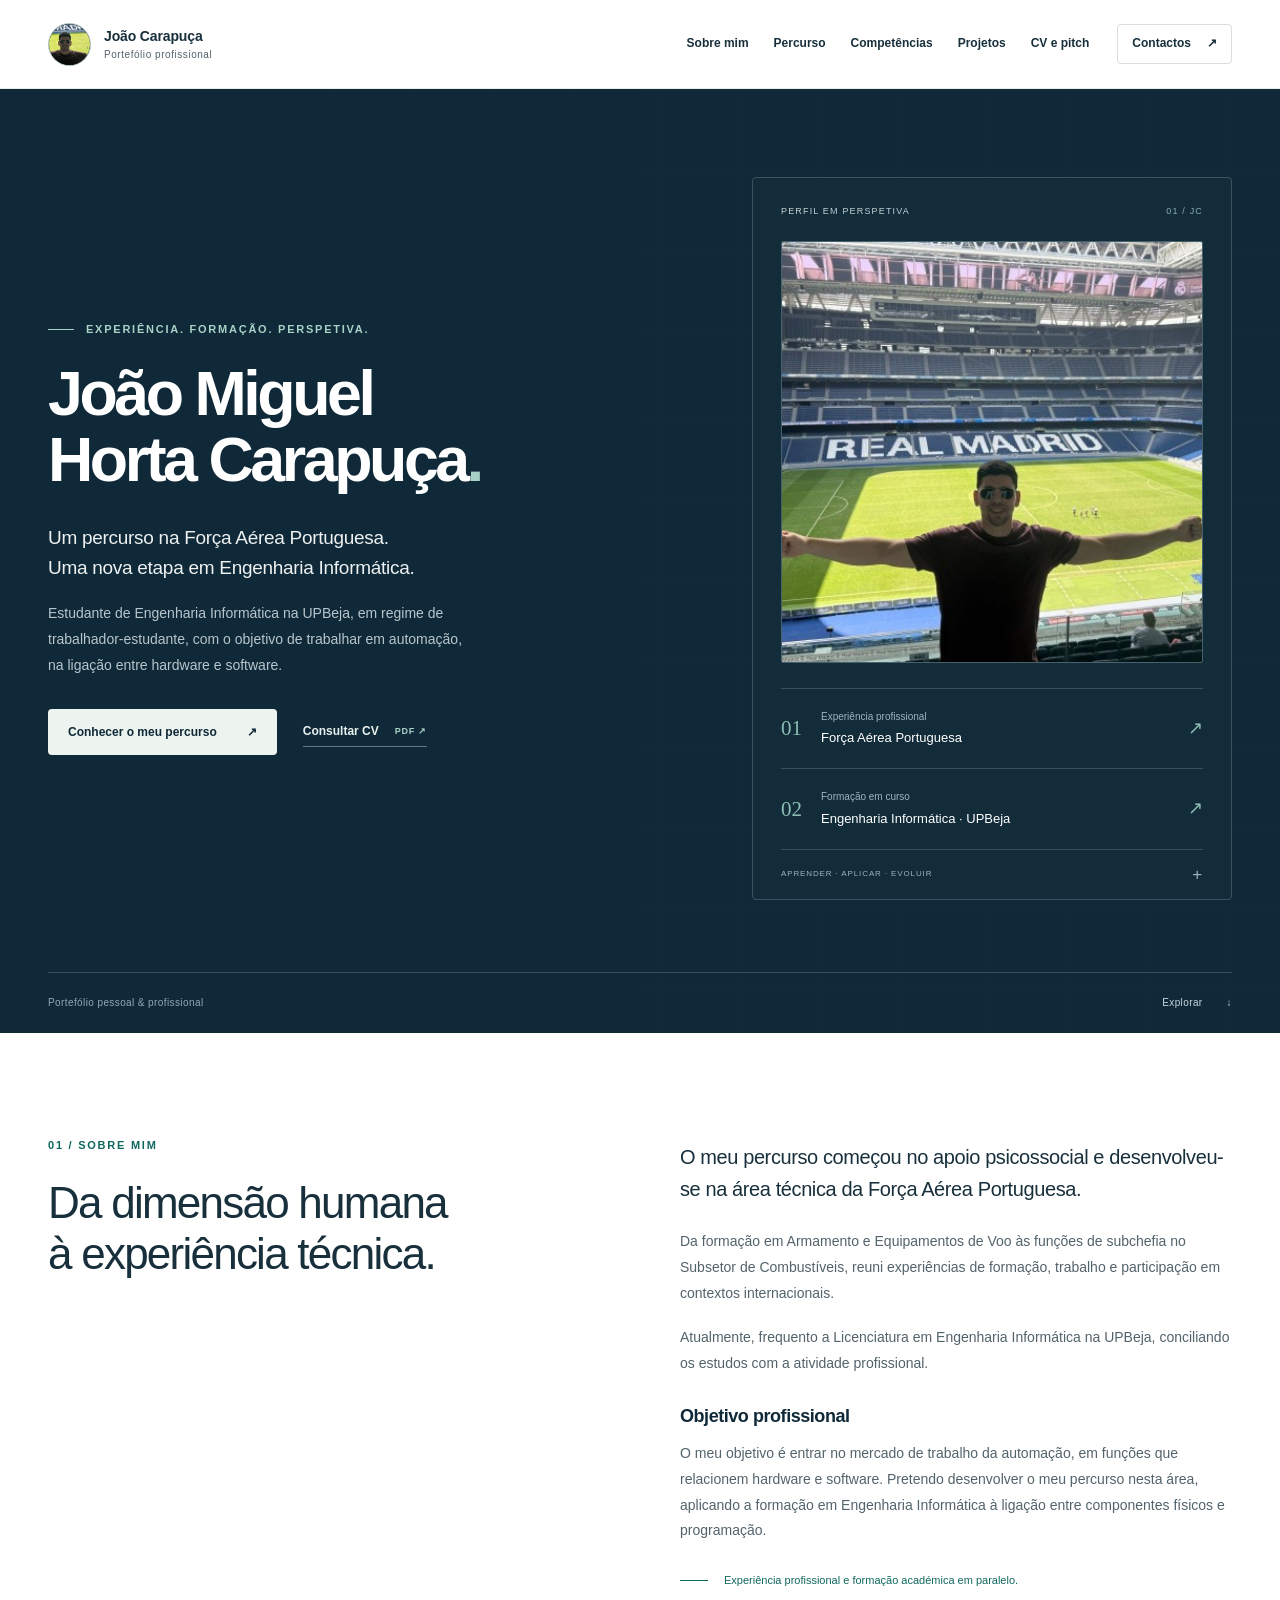
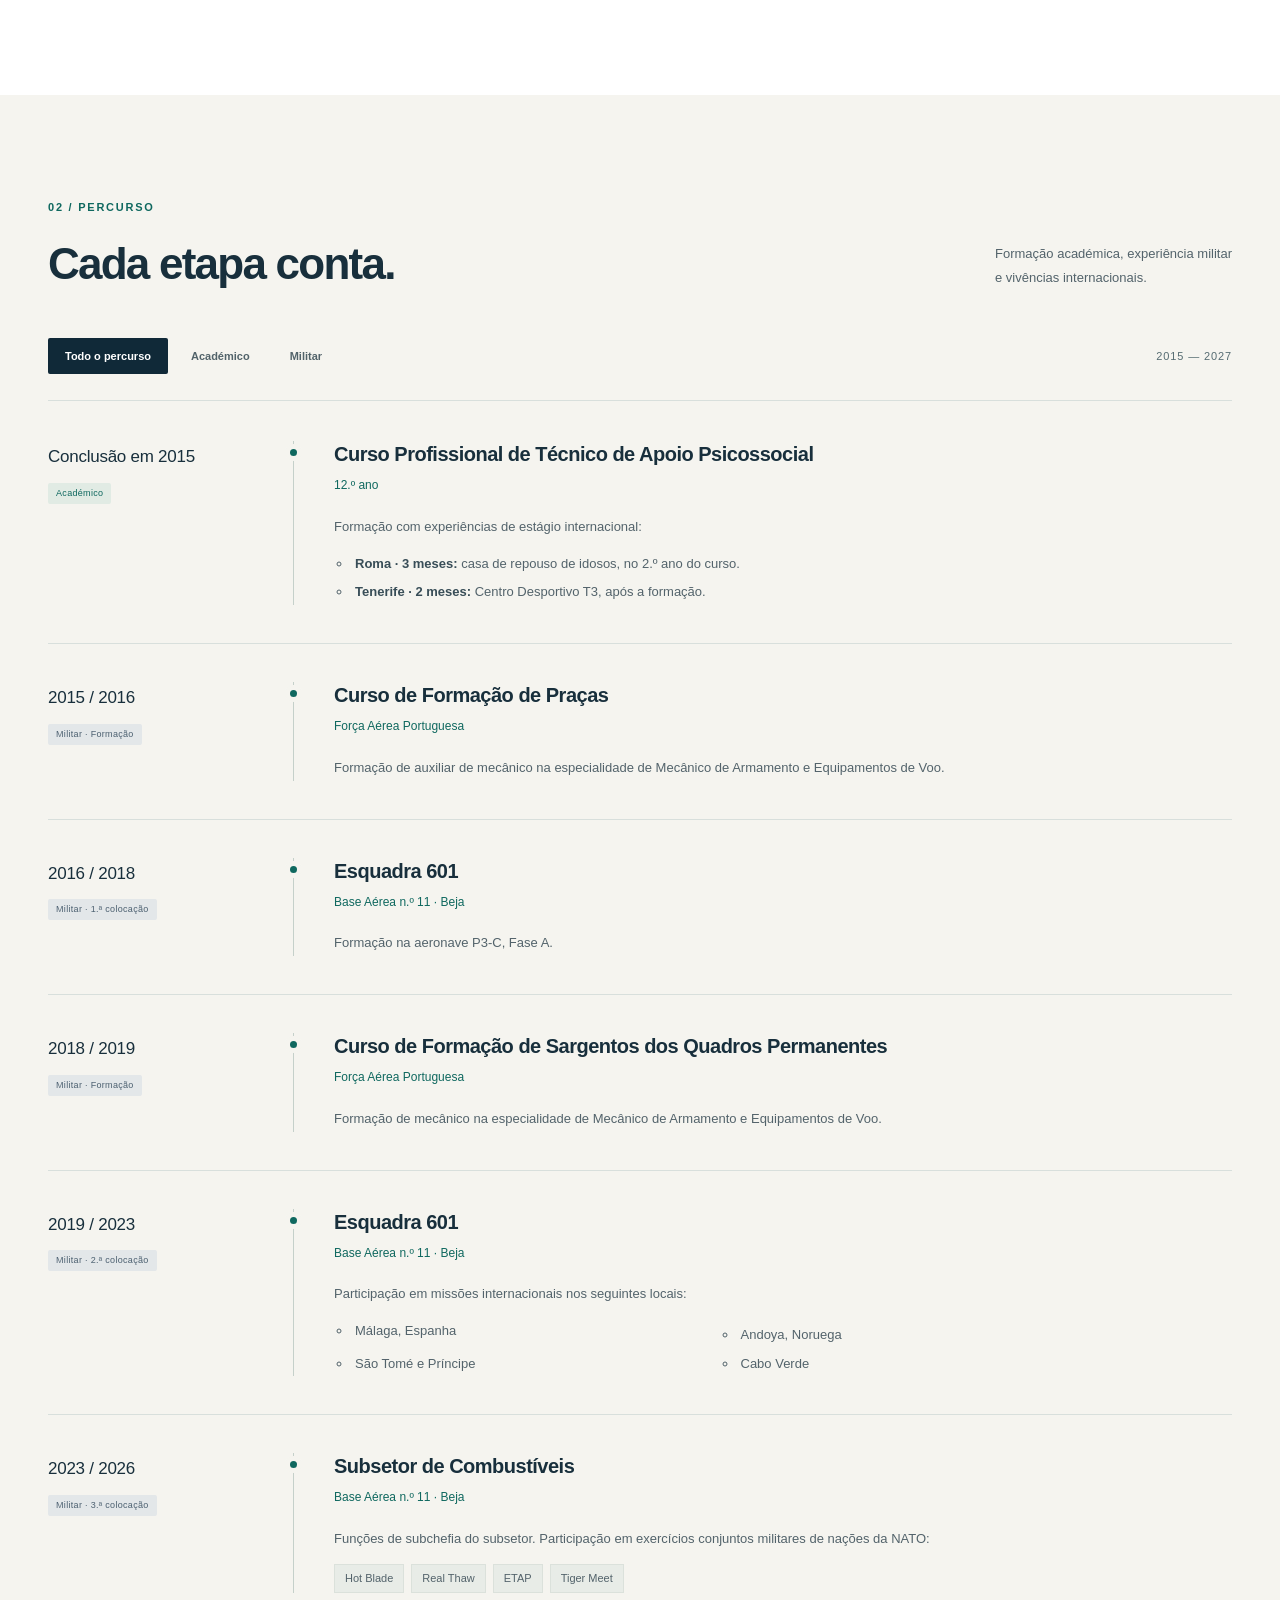
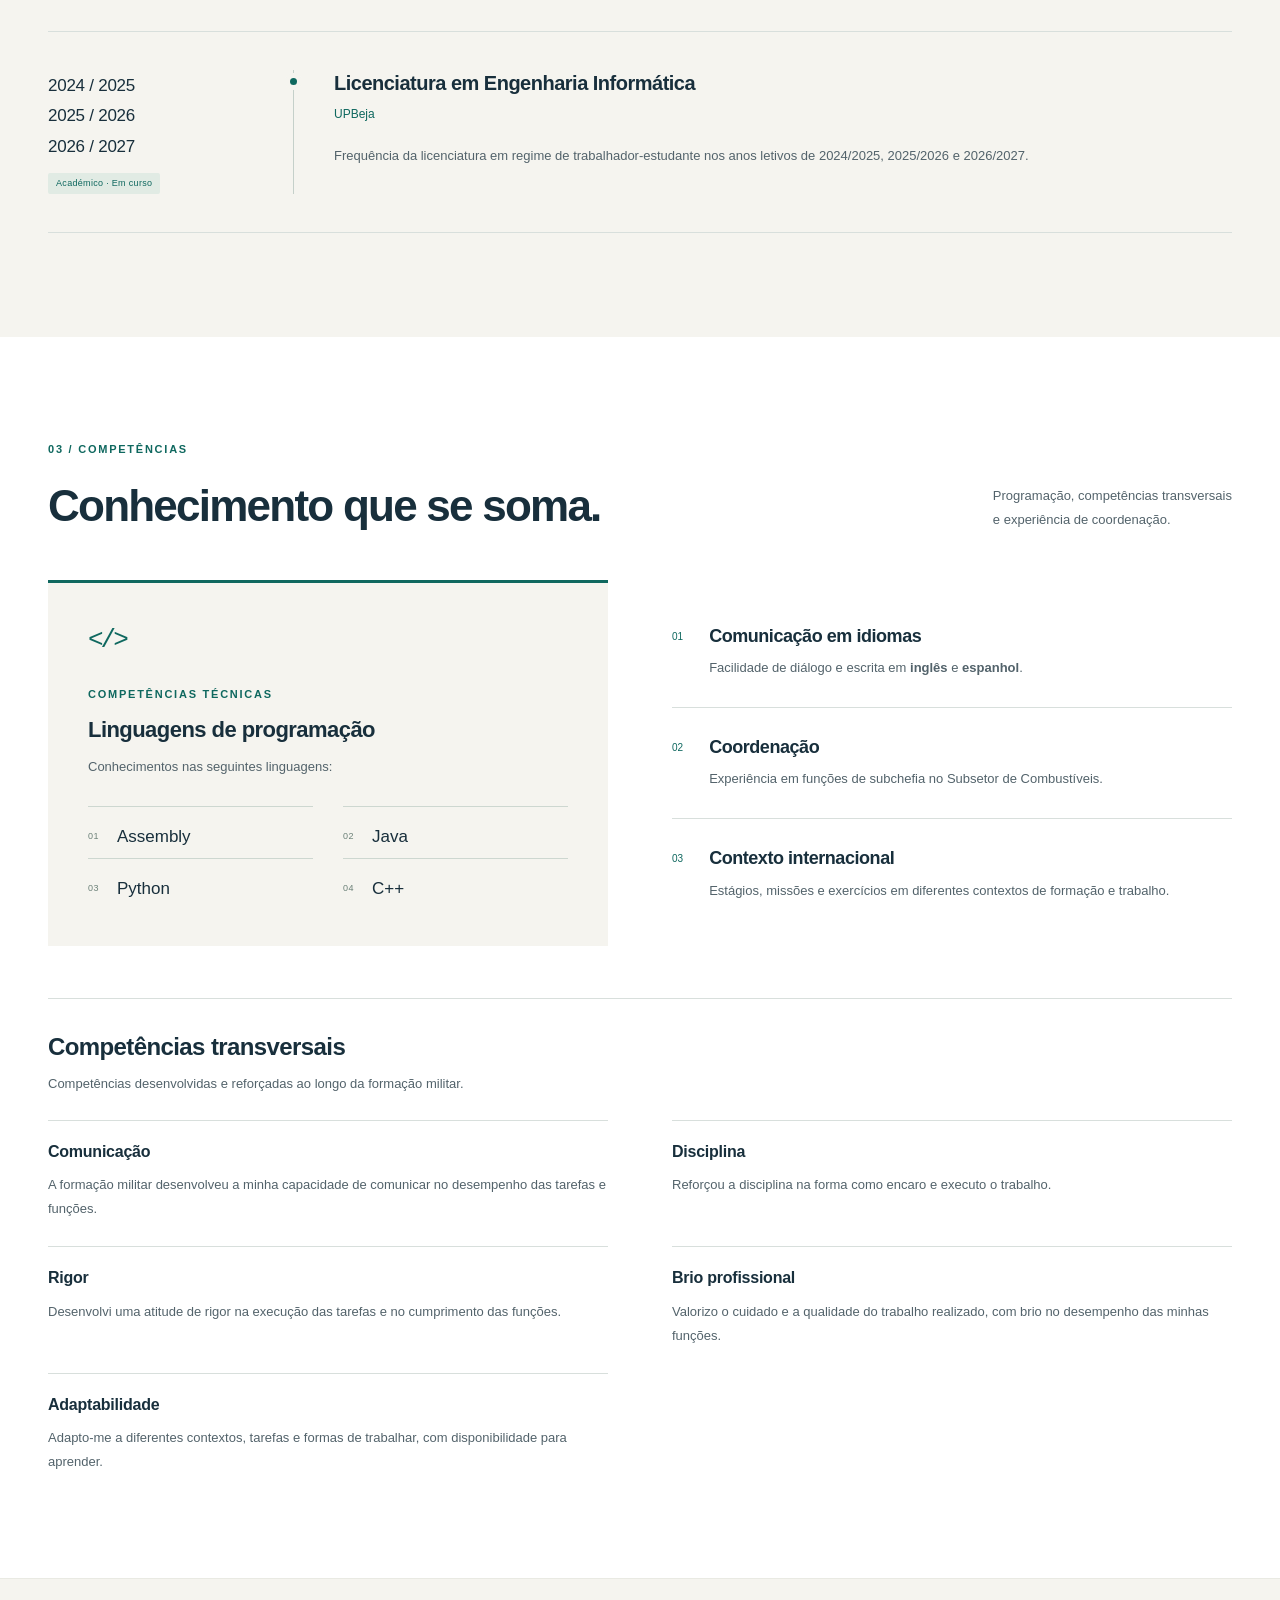
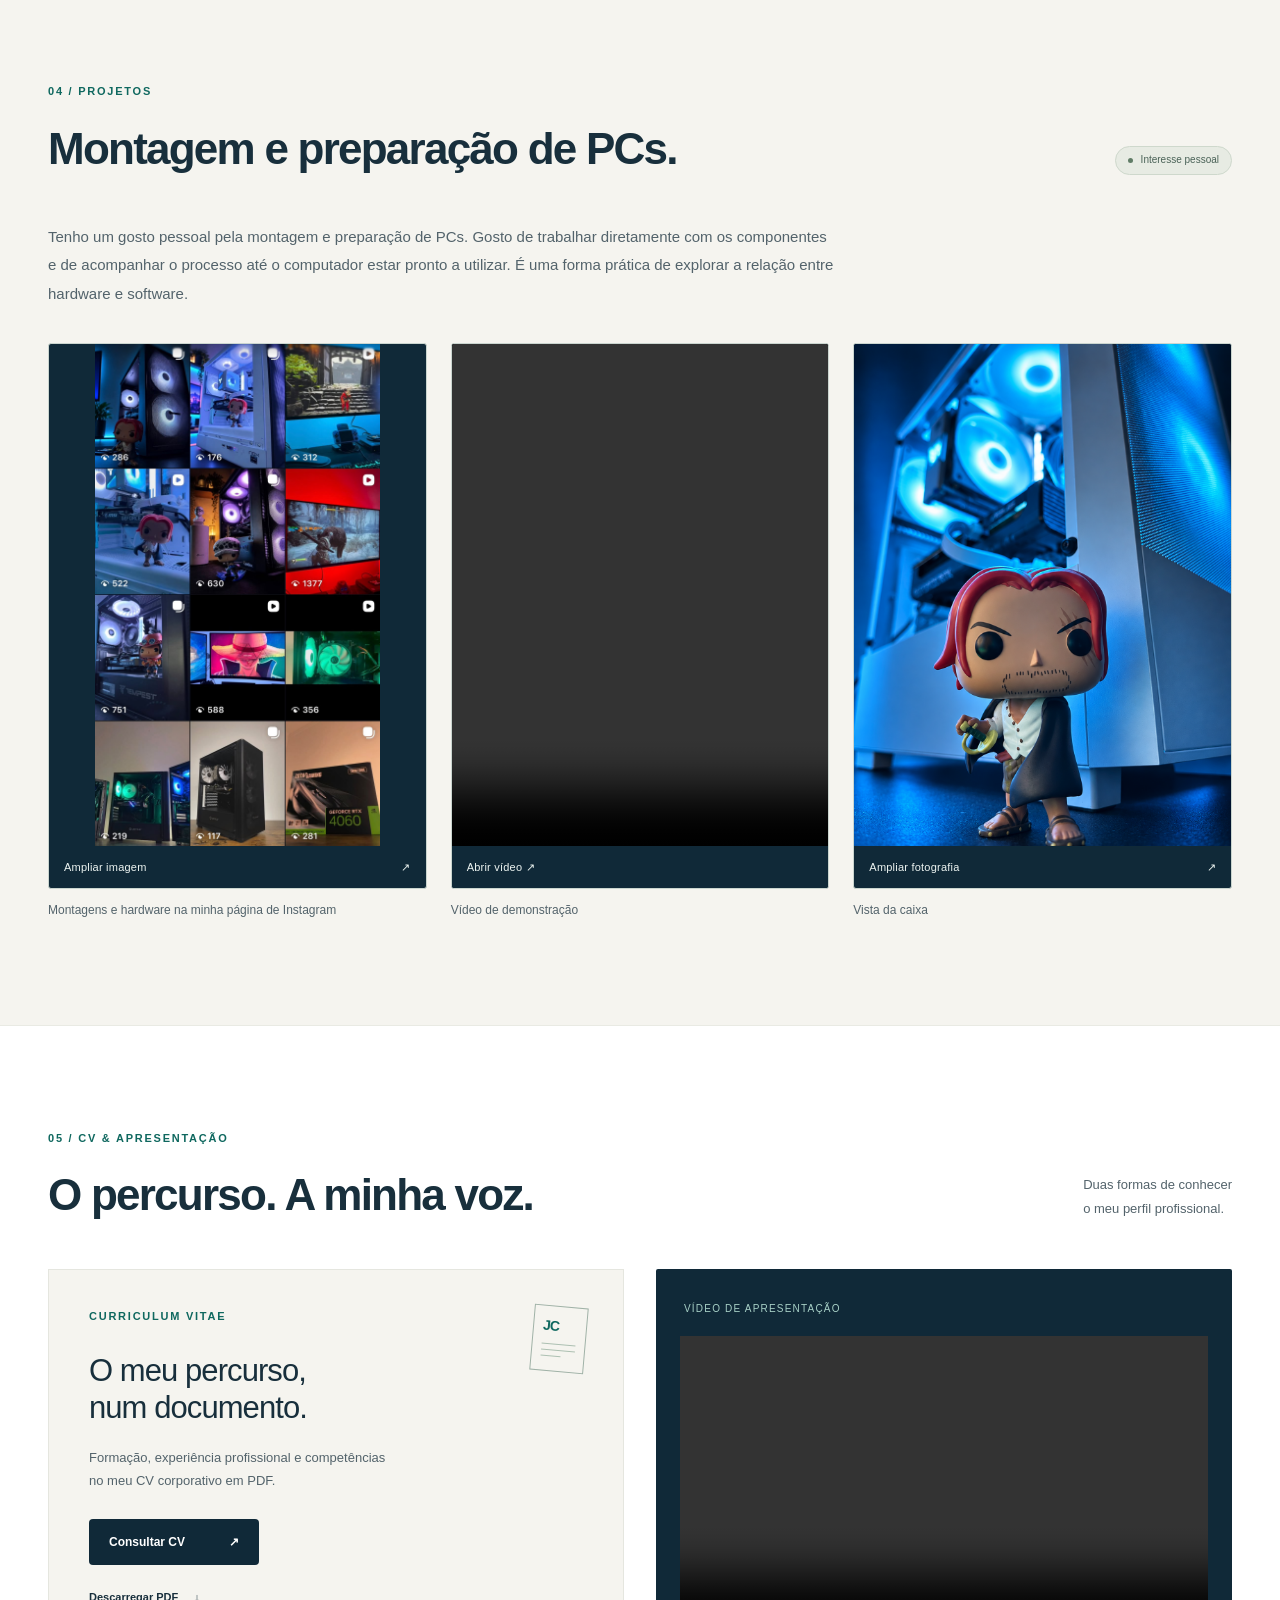
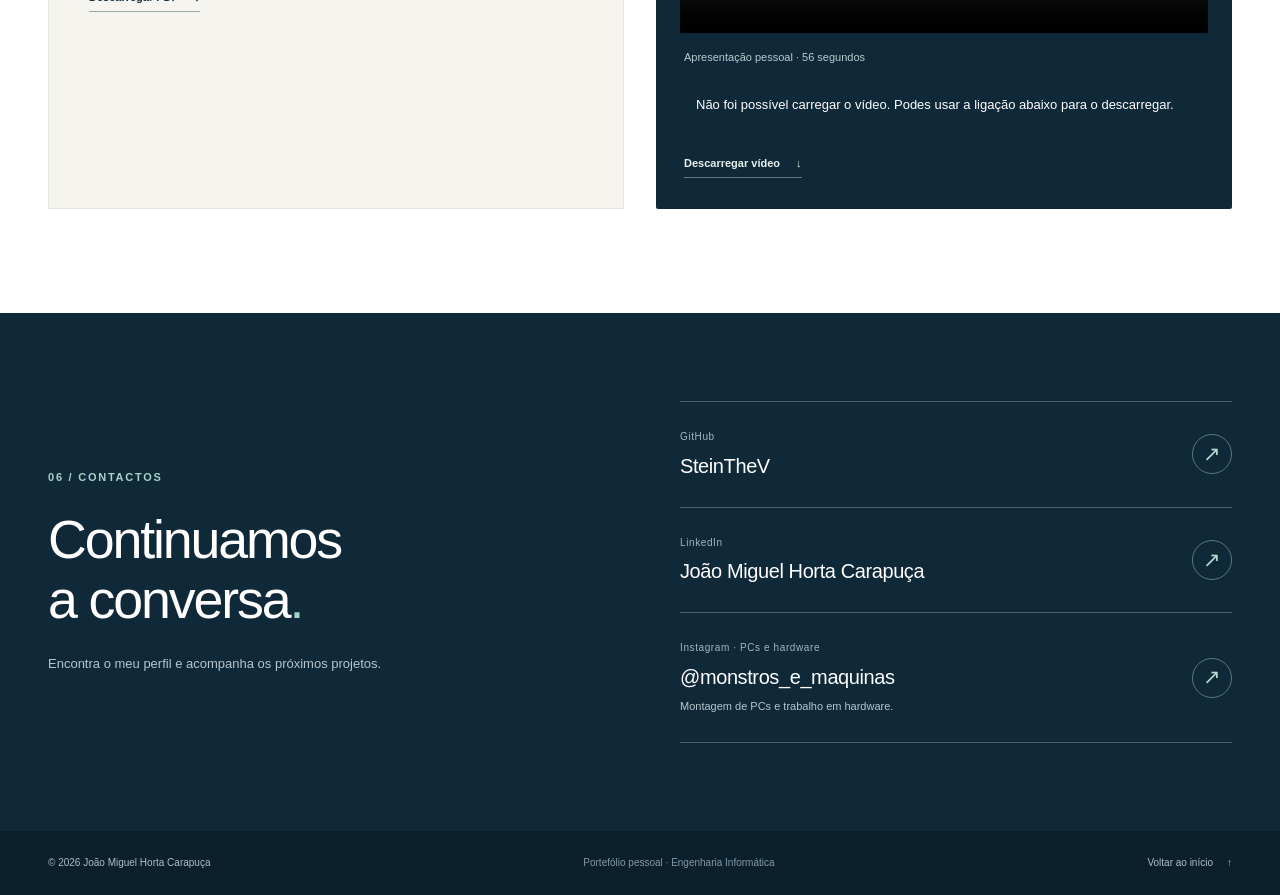
<file: index.html>
<!doctype html>
<html lang="pt-PT">
<head>
  <meta charset="utf-8">
  <meta name="viewport" content="width=device-width, initial-scale=1">
  <meta name="theme-color" content="#102938">
  <meta name="description" content="Portefólio profissional de João Miguel Horta Carapuça. Percurso na Força Aérea Portuguesa, formação em Engenharia Informática na UPBeja e competências de programação.">
  <meta name="referrer" content="strict-origin-when-cross-origin">
  <meta property="og:type" content="website">
  <meta property="og:locale" content="pt_PT">
  <meta property="og:title" content="João Miguel Horta Carapuça | Portefólio profissional">
  <meta property="og:description" content="Percurso técnico e militar, formação em Engenharia Informática e objetivo profissional na automação, na ligação entre hardware e software.">
  <title>João Miguel Horta Carapuça | Portefólio profissional</title>
  <link rel="icon" href="assets/img/perfil-joao.jpg" type="image/jpeg">
  <link rel="stylesheet" href="assets/css/styles.css">
  <script src="assets/js/config.js" defer></script>
  <script src="assets/js/main.js" defer></script>
</head>
<body>
  <a class="skip-link" href="#conteudo">Saltar para o conteúdo</a>
  <header class="site-header">
    <div class="container header-inner">
      <a class="brand" href="#inicio" aria-label="João Miguel Horta Carapuça — início">
        <span class="brand-photo" aria-hidden="true"><img src="assets/img/perfil-joao.jpg" width="400" height="400" alt="" decoding="async"></span>
        <span class="brand-name">João Carapuça<span>Portefólio profissional</span></span>
      </a>
      <button class="menu-toggle" type="button" aria-expanded="false" aria-controls="menu-principal" hidden><span>Menu</span><span class="menu-lines" aria-hidden="true"></span></button>
      <nav class="site-nav" id="menu-principal" aria-label="Navegação principal">
        <a href="#sobre">Sobre mim</a>
        <a href="#percurso">Percurso</a>
        <a href="#competencias">Competências</a>
        <a href="#projetos">Projetos</a>
        <a href="#apresentacao">CV e pitch</a>
        <a class="nav-contact" href="#contactos">Contactos <span aria-hidden="true">↗</span></a>
      </nav>
    </div>
  </header>
  <main id="conteudo">
    <section class="hero" id="inicio" aria-labelledby="titulo">
      <div class="hero-grid" aria-hidden="true"></div>
      <div class="container hero-layout">
        <div class="hero-copy">
          <p class="eyebrow light"><span class="short-line"></span> Experiência. Formação. Perspetiva.</p>
          <h1 id="titulo">João Miguel<br>Horta Carapuça<span class="title-dot">.</span></h1>
          <p class="hero-intro">Um percurso na Força Aérea Portuguesa.<br>Uma nova etapa em Engenharia Informática.</p>
          <p class="hero-description">Estudante de Engenharia Informática na UPBeja, em regime de trabalhador-estudante, com o objetivo de trabalhar em automação, na ligação entre hardware e software.</p>
          <div class="hero-actions">
            <a class="button button-light" href="#percurso">Conhecer o meu percurso <span aria-hidden="true">↗</span></a>
            <a class="text-link light-link" href="assets/docs/cv-joao-carapuca-corporativo.pdf" target="_blank" rel="noopener noreferrer">Consultar CV <span class="small-label">PDF ↗</span></a>
          </div>
        </div>
        <div class="profile-panel">
          <div class="panel-top"><span>PERFIL EM PERSPETIVA</span><span class="panel-index">01 / JC</span></div>
          <div class="profile-portrait">
            <img src="assets/img/perfil-joao.jpg" width="400" height="400" alt="João Miguel Horta Carapuça" decoding="async" fetchpriority="high">
          </div>
          <div class="profile-line"><span class="profile-number">01</span><div><p>Experiência profissional</p><strong>Força Aérea Portuguesa</strong></div><span class="profile-arrow" aria-hidden="true">↗</span></div>
          <div class="profile-line"><span class="profile-number">02</span><div><p>Formação em curso</p><strong>Engenharia Informática · UPBeja</strong></div><span class="profile-arrow" aria-hidden="true">↗</span></div>
          <div class="panel-bottom"><span>APRENDER · APLICAR · EVOLUIR</span><span aria-hidden="true">+</span></div>
        </div>
      </div>
      <div class="container hero-footer"><span>Portefólio pessoal & profissional</span><a href="#sobre">Explorar <span aria-hidden="true">↓</span></a></div>
    </section>

    <section class="section about" id="sobre" aria-labelledby="sobre-titulo">
      <div class="container about-layout">
        <div><p class="eyebrow">01 / Sobre mim</p><h2 id="sobre-titulo">Da dimensão humana<br>à experiência técnica.</h2></div>
        <div class="about-copy"><p class="lead">O meu percurso começou no apoio psicossocial e desenvolveu-se na área técnica da Força Aérea Portuguesa.</p><p>Da formação em Armamento e Equipamentos de Voo às funções de subchefia no Subsetor de Combustíveis, reuni experiências de formação, trabalho e participação em contextos internacionais.</p><p>Atualmente, frequento a Licenciatura em Engenharia Informática na UPBeja, conciliando os estudos com a atividade profissional.</p><h3 class="about-objective-title">Objetivo profissional</h3><p>O meu objetivo é entrar no mercado de trabalho da automação, em funções que relacionem hardware e software. Pretendo desenvolver o meu percurso nesta área, aplicando a formação em Engenharia Informática à ligação entre componentes físicos e programação.</p><div class="about-footnote"><span class="footnote-line"></span><span>Experiência profissional e formação académica em paralelo.</span></div></div>
      </div>
    </section>

    <section class="section section-muted" id="percurso" aria-labelledby="percurso-titulo">
      <div class="container">
        <div class="section-heading"><div><p class="eyebrow">02 / Percurso</p><h2 id="percurso-titulo">Cada etapa conta.</h2></div><p>Formação académica, experiência militar<br>e vivências internacionais.</p></div>
        <div class="timeline-toolbar"><div class="filters" aria-label="Filtrar percurso" hidden><button type="button" data-filter="todos" aria-pressed="true">Todo o percurso</button><button type="button" data-filter="academico" aria-pressed="false">Académico</button><button type="button" data-filter="militar" aria-pressed="false">Militar</button></div><p id="timeline-status" class="sr-only" aria-live="polite" aria-atomic="true"></p><span class="timeline-note">2015 — 2027</span></div>
        <ol class="timeline">
          <li class="timeline-item" data-category="academico"><div class="timeline-date">Conclusão em 2015<span class="category-tag">Académico</span></div><div class="timeline-content"><h3>Curso Profissional de Técnico de Apoio Psicossocial</h3><p class="timeline-place">12.º ano</p><p>Formação com experiências de estágio internacional:</p><ul><li><strong>Roma · 3 meses:</strong> casa de repouso de idosos, no 2.º ano do curso.</li><li><strong>Tenerife · 2 meses:</strong> Centro Desportivo T3, após a formação.</li></ul></div></li>
          <li class="timeline-item" data-category="militar"><div class="timeline-date">2015 / 2016<span class="category-tag military">Militar · Formação</span></div><div class="timeline-content"><h3>Curso de Formação de Praças</h3><p class="timeline-place">Força Aérea Portuguesa</p><p>Formação de auxiliar de mecânico na especialidade de Mecânico de Armamento e Equipamentos de Voo.</p></div></li>
          <li class="timeline-item" data-category="militar"><div class="timeline-date">2016 / 2018<span class="category-tag military">Militar · 1.ª colocação</span></div><div class="timeline-content"><h3>Esquadra 601</h3><p class="timeline-place">Base Aérea n.º 11 · Beja</p><p>Formação na aeronave P3-C, Fase A.</p></div></li>
          <li class="timeline-item" data-category="militar"><div class="timeline-date">2018 / 2019<span class="category-tag military">Militar · Formação</span></div><div class="timeline-content"><h3>Curso de Formação de Sargentos dos Quadros Permanentes</h3><p class="timeline-place">Força Aérea Portuguesa</p><p>Formação de mecânico na especialidade de Mecânico de Armamento e Equipamentos de Voo.</p></div></li>
          <li class="timeline-item" data-category="militar"><div class="timeline-date">2019 / 2023<span class="category-tag military">Militar · 2.ª colocação</span></div><div class="timeline-content"><h3>Esquadra 601</h3><p class="timeline-place">Base Aérea n.º 11 · Beja</p><p>Participação em missões internacionais nos seguintes locais:</p><ul class="location-list"><li>Málaga, Espanha</li><li>Andoya, Noruega</li><li>São Tomé e Príncipe</li><li>Cabo Verde</li></ul></div></li>
          <li class="timeline-item" data-category="militar"><div class="timeline-date">2023 / 2026<span class="category-tag military">Militar · 3.ª colocação</span></div><div class="timeline-content"><h3>Subsetor de Combustíveis</h3><p class="timeline-place">Base Aérea n.º 11 · Beja</p><p>Funções de subchefia do subsetor. Participação em exercícios conjuntos militares de nações da NATO:</p><ul class="inline-list"><li>Hot Blade</li><li>Real Thaw</li><li>ETAP</li><li>Tiger Meet</li></ul></div></li>
          <li class="timeline-item" data-category="academico"><div class="timeline-date timeline-date-multiple"><span class="timeline-year">2024 / 2025</span><span class="timeline-year">2025 / 2026</span><span class="timeline-year">2026 / 2027</span><span class="category-tag">Académico · Em curso</span></div><div class="timeline-content"><h3>Licenciatura em Engenharia Informática</h3><p class="timeline-place">UPBeja</p><p>Frequência da licenciatura em regime de trabalhador-estudante nos anos letivos de 2024/2025, 2025/2026 e 2026/2027.</p></div></li>
        </ol>
      </div>
    </section>

    <section class="section skills-section" id="competencias" aria-labelledby="competencias-titulo">
      <div class="container"><div class="section-heading"><div><p class="eyebrow">03 / Competências</p><h2 id="competencias-titulo">Conhecimento que se soma.</h2></div><p>Programação, competências transversais<br>e experiência de coordenação.</p></div>
        <div class="skills-layout"><div class="skill-primary"><span class="skill-icon" aria-hidden="true">&lt;/&gt;</span><p class="eyebrow">Competências técnicas</p><h3>Linguagens de programação</h3><p>Conhecimentos nas seguintes linguagens:</p><ul class="language-grid"><li><span>01</span> Assembly</li><li><span>02</span> Java</li><li><span>03</span> Python</li><li><span>04</span> C++</li></ul></div><div class="skill-secondary"><article class="skill-row"><span class="row-number">01</span><div><h3>Comunicação em idiomas</h3><p>Facilidade de diálogo e escrita em <strong>inglês</strong> e <strong>espanhol</strong>.</p></div></article><article class="skill-row"><span class="row-number">02</span><div><h3>Coordenação</h3><p>Experiência em funções de subchefia no Subsetor de Combustíveis.</p></div></article><article class="skill-row"><span class="row-number">03</span><div><h3>Contexto internacional</h3><p>Estágios, missões e exercícios em diferentes contextos de formação e trabalho.</p></div></article></div></div>

        <div class="soft-skills" aria-labelledby="soft-skills-titulo">
          <h3 id="soft-skills-titulo">Competências transversais</h3>
          <p class="soft-skills-intro">Competências desenvolvidas e reforçadas ao longo da formação militar.</p>
          <div class="soft-skills-grid">
            <article class="soft-skill"><h4>Comunicação</h4><p>A formação militar desenvolveu a minha capacidade de comunicar no desempenho das tarefas e funções.</p></article>
            <article class="soft-skill"><h4>Disciplina</h4><p>Reforçou a disciplina na forma como encaro e executo o trabalho.</p></article>
            <article class="soft-skill"><h4>Rigor</h4><p>Desenvolvi uma atitude de rigor na execução das tarefas e no cumprimento das funções.</p></article>
            <article class="soft-skill"><h4>Brio profissional</h4><p>Valorizo o cuidado e a qualidade do trabalho realizado, com brio no desempenho das minhas funções.</p></article>
            <article class="soft-skill"><h4>Adaptabilidade</h4><p>Adapto-me a diferentes contextos, tarefas e formas de trabalhar, com disponibilidade para aprender.</p></article>
          </div>
        </div>
      </div>
    </section>

    <section class="section projects-section" id="projetos" aria-labelledby="projetos-titulo">
      <div class="container">
        <div class="section-heading">
          <div><p class="eyebrow">04 / Projetos</p><h2 id="projetos-titulo">Montagem e preparação de PCs.</h2></div>
          <span class="status-chip">Interesse pessoal</span>
        </div>
        <p class="pc-project-intro">Tenho um gosto pessoal pela montagem e preparação de PCs. Gosto de trabalhar diretamente com os componentes e de acompanhar o processo até o computador estar pronto a utilizar. É uma forma prática de explorar a relação entre hardware e software.</p>
        <div class="pc-gallery" aria-label="Imagens e vídeo dos meus trabalhos em PCs e hardware">
          <figure>
            <a href="assets/img/img4.jpeg" target="_blank" rel="noopener noreferrer" aria-label="Ampliar a seleção de publicações sobre PCs e hardware, num novo separador">
              <img src="assets/img/img4.jpeg" width="1160" height="2048" alt="Seleção de publicações sobre montagem de PCs e trabalho em hardware." loading="lazy" decoding="async">
              <span class="pc-photo-action">Ampliar imagem <span aria-hidden="true">↗</span></span>
            </a>
            <figcaption>Montagens e hardware na minha página de Instagram</figcaption>
          </figure>
          <figure>
            <div class="pc-video-frame">
              <video class="pc-project-video" src="assets/media/vd1.mp4" controls playsinline preload="metadata" width="1024" height="576" aria-label="Vídeo dos meus trabalhos em PCs e hardware" aria-describedby="pc-video-legenda">
                <p>Podes <a href="assets/media/vd1.mp4">abrir o vídeo de hardware</a> para o consultar.</p>
              </video>
              <a class="pc-photo-action" href="assets/media/vd1.mp4" target="_blank" rel="noopener noreferrer">Abrir vídeo <span aria-hidden="true">↗</span><span class="sr-only"> (abre num novo separador)</span></a>
            </div>
            <figcaption id="pc-video-legenda">Vídeo de demonstração</figcaption>
          </figure>
          <figure>
            <a href="assets/img/pc-03.png" target="_blank" rel="noopener noreferrer" aria-label="Ampliar fotografia da vista da caixa do computador, num novo separador">
              <img src="assets/img/pc-03.png" width="1086" height="1448" alt="Vista lateral e frontal da caixa branca do PC, com ventoinhas iluminadas a azul." loading="lazy" decoding="async">
              <span class="pc-photo-action">Ampliar fotografia <span aria-hidden="true">↗</span></span>
            </a>
            <figcaption>Vista da caixa</figcaption>
          </figure>
        </div>
      </div>
    </section>

    <section class="section presentation-section" id="apresentacao" aria-labelledby="apresentacao-titulo"><div class="container"><div class="section-heading"><div><p class="eyebrow">05 / CV & apresentação</p><h2 id="apresentacao-titulo">O percurso. A minha voz.</h2></div><p>Duas formas de conhecer<br>o meu perfil profissional.</p></div><div class="presentation-grid">
      <article class="cv-card"><div class="document-symbol" aria-hidden="true"><span>JC</span><i></i><i></i><i></i></div><p class="eyebrow">Curriculum Vitae</p><h3>O meu percurso,<br>num documento.</h3><p>Formação, experiência profissional e competências no meu CV corporativo em PDF.</p><div class="cv-actions"><a class="button button-dark" href="assets/docs/cv-joao-carapuca-corporativo.pdf" target="_blank" rel="noopener noreferrer">Consultar CV <span aria-hidden="true">↗</span></a><a class="text-link" href="assets/docs/cv-joao-carapuca-corporativo.pdf" download="CV-Joao-Miguel-Horta-Carapuca.pdf">Descarregar PDF <span aria-hidden="true">↓</span></a></div></article>
      <article class="pitch-card">
        <div id="pitch-player">
          <p class="pitch-heading">Vídeo de apresentação</p>
          <video id="pitch-video" src="assets/media/pitch.mp4" controls playsinline preload="metadata" width="1024" height="576" aria-label="Vídeo de apresentação de João Miguel Horta Carapuça" aria-describedby="pitch-note">
            <p>Podes <a href="assets/media/pitch.mp4">abrir o vídeo de apresentação</a> para o consultar.</p>
          </video>
          <p class="pitch-note" id="pitch-note">Apresentação pessoal · 56 segundos</p>
          <p class="video-error" id="video-error" role="status" hidden>Não foi possível carregar o vídeo. Podes usar a ligação abaixo para o descarregar.</p>
          <div class="pitch-links">
            <a class="text-link light-link" href="assets/media/pitch.mp4" download="Pitch-Joao-Miguel-Horta-Carapuca.mp4">Descarregar vídeo <span aria-hidden="true">↓</span></a>
            <a class="text-link transcript-link" id="pitch-transcript" hidden>Consultar transcrição <span aria-hidden="true">↗</span></a>
          </div>
        </div>
      </article>
    </div></div></section>

    <section class="contact-section" id="contactos" aria-labelledby="contactos-titulo"><div class="container contact-layout"><div><p class="eyebrow light">06 / Contactos</p><h2 id="contactos-titulo">Continuamos<br>a conversa<span class="title-dot">.</span></h2><p>Encontra o meu perfil e acompanha os próximos projetos.</p></div><div class="contact-links"><a class="contact-row" href="https://github.com/SteinTheV" target="_blank" rel="noopener noreferrer"><div><span class="contact-label">GitHub</span><strong>SteinTheV</strong></div><span class="contact-arrow" aria-hidden="true">↗</span><span class="sr-only"> (abre num novo separador)</span></a><div class="contact-row pending-contact" id="linkedin-pending" hidden><div><span class="contact-label">LinkedIn</span><strong>Perfil público a adicionar</strong><p>Ligação disponível em breve.</p></div><span class="pending-dot" aria-hidden="true"></span></div><a class="contact-row" id="linkedin-link" href="https://www.linkedin.com/in/jo%C3%A3o-horta-c/" target="_blank" rel="noopener noreferrer"><div><span class="contact-label">LinkedIn</span><strong>João Miguel Horta Carapuça</strong></div><span class="contact-arrow" aria-hidden="true">↗</span><span class="sr-only"> (abre num novo separador)</span></a><a class="contact-row instagram-contact" href="https://www.instagram.com/monstros_e_maquinas/" target="_blank" rel="noopener noreferrer"><div><span class="contact-label">Instagram · PCs e hardware</span><strong>@monstros_e_maquinas</strong><p>Montagem de PCs e trabalho em hardware.</p></div><span class="contact-arrow" aria-hidden="true">↗</span><span class="sr-only"> (abre num novo separador)</span></a></div></div></section>
  </main>
  <footer class="site-footer"><div class="container footer-inner"><p>© 2026 João Miguel Horta Carapuça</p><span>Portefólio pessoal · Engenharia Informática</span><a href="#inicio">Voltar ao início <span aria-hidden="true">↑</span></a></div></footer>
</body>
</html>
</file>
<file: assets/css/styles.css>
/* Identidade visual: marinho, verde e tons de papel. Sem fontes externas. */
:root{--navy:#102938;--navy-deep:#0b202c;--teal:#0f685f;--mint:#a8d1c7;--ink:#182f3c;--muted:#53636b;--paper:#f5f4ef;--line:#d8dfdc;--white:#fff;--radius:4px;--container:1184px}
*{box-sizing:border-box}html{scroll-behavior:smooth;scroll-padding-top:100px}body{margin:0;color:var(--ink);background:#fff;font-family:"Segoe UI",Arial,sans-serif;font-size:16px;line-height:1.65;-webkit-font-smoothing:antialiased}body,h1,h2,h3,p{overflow-wrap:break-word}h1,h2,h3,p{margin-top:0}a{color:inherit;text-decoration:none}a,button{-webkit-tap-highlight-color:transparent}button{font:inherit;cursor:pointer}a:focus-visible,button:focus-visible,video:focus-visible{outline:3px solid #d09b2d;outline-offset:5px}button:disabled{cursor:default}svg{display:block;max-width:100%}ul{padding-left:1.2rem}li+li{margin-top:.25rem}[hidden]{display:none!important}::selection{background:#c7e5de;color:var(--navy)}.container{width:min(var(--container),calc(100% - 96px));margin-inline:auto}.section{padding:104px 0}.eyebrow{margin-bottom:23px;font-size:11px;font-weight:700;letter-spacing:.16em;line-height:1.5;text-transform:uppercase;color:var(--teal)}.eyebrow.light{color:var(--mint)}h2{font-size:clamp(30px,3.5vw,44px);line-height:1.18;letter-spacing:-.04em;font-weight:600;margin-bottom:24px}h3{font-weight:600;letter-spacing:-.025em;line-height:1.35}p{margin-bottom:18px}.sr-only{position:absolute;width:1px;height:1px;padding:0;margin:-1px;overflow:hidden;clip:rect(0,0,0,0);white-space:nowrap;border:0}.skip-link{position:fixed;top:10px;left:16px;z-index:1000;padding:10px 18px;background:#fff;box-shadow:0 4px 20px #10293833;transform:translateY(-180%)}.skip-link:focus{transform:none}.site-header{position:sticky;top:0;z-index:50;border-bottom:1px solid #e8ece9;background:rgba(255,255,255,.97)}.header-inner{min-height:88px;display:flex;align-items:center;justify-content:space-between;gap:20px}.brand{display:flex;align-items:center;gap:13px;flex-shrink:0}.brand-mark{width:43px;height:43px;border:1px solid var(--navy);display:flex;align-items:center;justify-content:center;font-size:19px;font-weight:600;letter-spacing:-2px;position:relative;padding-right:2px}.brand-mark>span{position:absolute;width:7px;height:7px;right:-3px;bottom:-3px;background:var(--teal);border:2px solid #fff}.brand-name{font-size:14px;font-weight:650;line-height:1.5;letter-spacing:-.01em}.brand-name>span{display:block;color:var(--muted);font-size:10px;font-weight:400;letter-spacing:.055em}.site-nav{display:flex;align-items:center;gap:25px;font-size:12px;font-weight:600}.site-nav>a{padding:8px 0;position:relative}.site-nav>a:hover,.site-nav>a[aria-current="location"]{color:var(--teal)}.site-nav>a[aria-current="location"]:after{content:"";position:absolute;bottom:2px;left:0;width:16px;height:2px;background:var(--teal)}.site-nav .nav-contact{padding:9px 14px;border:1px solid var(--line);border-radius:var(--radius);margin-left:3px;display:flex;gap:16px}.menu-toggle{display:none;border:1px solid var(--line);background:#fff;padding:8px 12px;color:var(--navy);align-items:center;gap:12px;font-size:13px}.menu-lines{height:10px;width:16px;border-top:1px solid;border-bottom:1px solid}.hero{background:var(--navy);color:#fff;position:relative;isolation:isolate;overflow:hidden}.hero-grid{position:absolute;inset:0;z-index:-1;background-image:linear-gradient(#ffffff03 1px,transparent 1px),linear-gradient(90deg,#ffffff03 1px,transparent 1px);background-size:82px 82px;mask-image:linear-gradient(90deg,transparent,#000)}.hero-layout{display:grid;grid-template-columns:1.3fr 1fr;gap:80px;align-items:center;padding-top:88px;padding-bottom:72px}.hero-copy .eyebrow{display:flex;gap:12px;align-items:center}.short-line{width:26px;height:1px;background:var(--mint)}h1{font-size:clamp(44px,4.9vw,68px);line-height:1.05;letter-spacing:-.055em;font-weight:550;margin:0 0 30px}.title-dot{color:var(--mint)}.hero-intro{font-size:19px;line-height:1.6;letter-spacing:-.015em;margin-bottom:18px;color:#edf1f1}.hero-description{max-width:430px;color:#b7c6cd;font-size:14px;line-height:1.85;margin-bottom:30px}.hero-actions{display:flex;align-items:center;gap:26px;flex-wrap:wrap}.button{display:inline-flex;gap:30px;align-items:center;justify-content:space-between;padding:14px 20px;border-radius:var(--radius);font-size:12px;font-weight:650;line-height:1.5;transition:background .18s,transform .18s}.button:hover{transform:translateY(-2px)}.button-light{background:#edf4ef;color:var(--navy)}.button-light:hover{background:var(--mint)}.button-dark{background:var(--navy);color:#fff}.button-dark:hover{background:var(--teal)}.text-link{display:inline-flex;align-items:center;gap:16px;border-bottom:1px solid #97aaa6;padding:5px 0;font-size:12px;font-weight:600}.text-link:hover{color:var(--teal);border-color:var(--teal)}.light-link{color:#e8f0ee;border-color:#5f7883}.light-link:hover{color:var(--mint);border-color:var(--mint)}.small-label{font-size:9px;letter-spacing:.08em;color:var(--mint)}.profile-panel{border:1px solid #3a535f;border-radius:var(--radius);background:#ffffff03;padding:26px 28px 0;position:relative}.panel-top{display:flex;justify-content:space-between;font-size:9px;letter-spacing:.13em;color:#c1d1d4}.panel-index{color:#8bacae}.trajectory-art{position:relative;margin:14px -10px 0}.trajectory-art>svg{width:100%;height:auto;color:#c7e5de}.art-caption{display:block;position:relative;margin-top:-15px;text-align:right;color:#9bb7ba;font-size:10px;letter-spacing:.03em;margin-bottom:27px}.profile-line{display:flex;gap:15px;align-items:center;border-top:1px solid #36505d;padding:20px 0}.profile-number{font-family:Georgia,serif;font-size:21px;color:#8cbdb4;min-width:25px}.profile-line p{color:#9fb4bd;font-size:10px;margin:0 0 4px}.profile-line strong{display:block;font-size:13px;font-weight:500;line-height:1.45}.profile-arrow{margin-left:auto;color:#8cbdb4;font-size:18px}.panel-bottom{display:flex;justify-content:space-between;align-items:center;border-top:1px solid #36505d;padding:16px 0;font-size:8px;letter-spacing:.11em;color:#9fb4bd}.panel-bottom>span+span{font-size:17px;line-height:1}.hero-footer{display:flex;justify-content:space-between;align-items:center;padding:22px 0;border-top:1px solid #36505d;color:#91a9b5;font-size:10px;letter-spacing:.04em}.hero-footer>a{display:flex;align-items:center;gap:24px;color:#c7d6db}.about-layout{display:grid;grid-template-columns:1fr 1fr;gap:80px}.about h2{font-weight:500}.about-copy{padding-top:4px;color:var(--muted);font-size:14px;line-height:1.85}.about-copy .lead{font-size:20px;line-height:1.6;color:var(--ink);letter-spacing:-.02em;margin-bottom:24px}.about-copy>p:last-of-type{margin-bottom:26px}.about-footnote{display:flex;align-items:center;gap:16px;font-size:11px;color:var(--teal)}.footnote-line{width:28px;height:1px;flex-shrink:0;background:var(--teal)}.section-muted{background:var(--paper)}.section-heading{display:flex;justify-content:space-between;gap:32px;align-items:flex-end;margin-bottom:48px}.section-heading h2{margin-bottom:0}.section-heading>p{color:var(--muted);font-size:13px;line-height:1.85;margin:0;max-width:330px}.timeline-toolbar{display:flex;align-items:center;justify-content:space-between;gap:15px;padding-bottom:26px;border-bottom:1px solid var(--line);margin-bottom:2px;min-height:60px}.filters{display:flex;gap:6px;flex-wrap:wrap}.filters>button{padding:8px 16px;border:1px solid transparent;border-radius:2px;color:#52636a;background:transparent;font-size:11px;font-weight:600}.filters>button[aria-pressed="true"]{color:#fff;background:var(--navy)}.filters>button:hover{border-color:#a9b8b2}.timeline-note{font-size:11px;letter-spacing:.08em;color:#566c72;white-space:nowrap}.timeline{list-style:none;margin:0;padding:0}.timeline-item{display:grid;grid-template-columns:245px 1fr;margin:0!important;padding:38px 0;border-bottom:1px solid var(--line)}.timeline-date{font-size:17px;line-height:1.8;font-weight:500;letter-spacing:-.015em;padding-top:1px}.timeline-year{display:block}.timeline-date.timeline-date-multiple{display:block}.category-tag{display:table;margin-top:10px;font-size:9px;letter-spacing:.035em;font-weight:500;line-height:1.7;color:var(--teal);background:#e1ebe4;padding:3px 8px;border-radius:2px}.category-tag.military{color:#4c6070;background:#e3e7e9}.timeline-content{padding-left:40px;border-left:1px solid #c5d0ca;position:relative;max-width:800px}.timeline-content:before{content:"";position:absolute;top:8px;left:-4px;width:7px;height:7px;border-radius:50%;background:var(--teal);box-shadow:0 0 0 5px var(--paper)}.timeline-content h3{font-size:20px;margin-bottom:6px}.timeline-place{font-size:12px!important;color:var(--teal)!important;font-weight:500;margin-bottom:18px!important}.timeline-content p,.timeline-content ul{font-size:13px;line-height:1.9;color:var(--muted);margin-bottom:12px}.timeline-content p:last-child,.timeline-content ul:last-child{margin-bottom:0}.timeline-content ul{padding-left:18px}.timeline-content li{padding-left:3px}.timeline-content strong{font-weight:600;color:#384d57}.timeline-content .detail-note{font-size:10px;color:#68777b}.location-list{display:grid;grid-template-columns:1fr 1fr;column-gap:30px}.inline-list{display:flex;flex-wrap:wrap;gap:7px;list-style:none;padding:0!important}.inline-list>li{margin:0;padding:3px 10px;background:#e8ece7;border:1px solid #dbe1db;font-size:11px}.skills-layout{display:grid;grid-template-columns:1fr 1fr;gap:64px}.skill-primary{padding:36px 40px;background:var(--paper);position:relative;border-top:3px solid var(--teal)}.skill-primary .eyebrow{margin-top:24px;margin-bottom:12px}.skill-icon{font-family:Consolas,monospace;font-size:26px;color:var(--teal);letter-spacing:-3px}.skill-primary h3{font-size:22px;margin-bottom:12px}.skill-primary>p:not(.eyebrow){font-size:13px;color:var(--muted)}.language-grid{display:grid;grid-template-columns:1fr 1fr;gap:0 30px;list-style:none;padding:0;margin:28px 0 0}.language-grid>li{border-top:1px solid #cdd7d0;margin:0;padding:16px 0 7px;font-size:17px;display:flex;gap:18px;align-items:center}.language-grid>li>span{font-size:9px;letter-spacing:.05em;color:#6c8178}.skill-secondary{display:flex;flex-direction:column;justify-content:center}.skill-row{display:flex;gap:26px;padding:27px 0;border-bottom:1px solid var(--line)}.skill-row:first-child{padding-top:0}.skill-row:last-child{border-bottom:0;padding-bottom:0}.row-number{color:var(--teal);font-size:10px;padding-top:5px}.skill-row h3{font-size:18px;margin-bottom:8px}.skill-row p{color:var(--muted);font-size:13px;margin-bottom:0;line-height:1.85}.skill-row strong{font-weight:600}.projects-section{background:var(--paper);border-top:1px solid #e9eae3;border-bottom:1px solid #e9eae3}.status-chip{display:inline-flex;align-items:center;gap:8px;background:#e7ebe3;color:#4a6257;border:1px solid #ced8cc;border-radius:20px;font-size:10px;padding:5px 12px;white-space:nowrap}.status-chip:before{content:"";height:5px;width:5px;border-radius:50%;background:#607c66}.project-placeholder{display:flex;gap:32px;align-items:center;padding:35px 0 4px;border-top:1px solid #cbd5ce}.project-symbol{width:64px;height:64px;border:1px solid #bbcbbf;display:grid;place-items:center;color:#68806f;font-size:30px;font-weight:300;flex-shrink:0}.project-placeholder h3{font-size:22px;margin-bottom:8px}.project-placeholder p{max-width:500px;color:var(--muted);font-size:13px;line-height:1.8;margin-bottom:0}.project-end{margin-left:auto;font-size:9px;letter-spacing:.1em;white-space:nowrap;color:#677f72}.presentation-grid{display:grid;grid-template-columns:1fr 1fr;gap:32px}.cv-card{background:var(--paper);border:1px solid #e5e6df;padding:38px 40px;position:relative}.document-symbol{width:54px;height:66px;border:1px solid #a0b2a7;position:absolute;right:37px;top:36px;padding:8px 9px;color:var(--teal);transform:rotate(5deg)}.document-symbol>span{font-size:14px;font-weight:600;letter-spacing:-1px;display:block;line-height:1.7;margin-bottom:4px}.document-symbol i{height:1px;background:#adc0b2;display:block;margin-top:5px}.document-symbol i:last-child{width:60%}.cv-card .eyebrow{margin-bottom:27px;padding-right:60px}.cv-card h3{font-size:31px;font-weight:500;line-height:1.2;margin-bottom:20px;letter-spacing:-.03em}.cv-card>p:not(.eyebrow){font-size:13px;color:var(--muted);max-width:310px;line-height:1.8}.cv-actions{display:flex;align-items:flex-start;flex-wrap:wrap;gap:18px;flex-direction:column;margin-top:26px}.cv-actions .button{min-width:170px}.cv-actions .text-link{font-size:11px}.pitch-card{background:var(--navy);color:#fff;padding:12px;display:flex;align-items:center;justify-content:center;min-height:380px;border-radius:2px}.pitch-placeholder{width:100%;height:100%;min-height:355px;border:1px solid #47606a;text-align:center;display:flex;align-items:center;justify-content:center;flex-direction:column;padding:30px}.video-symbol{color:#a2c3bd;margin-bottom:22px}.video-eyebrow{font-size:9px;letter-spacing:.15em;color:#a9c7c1;margin-bottom:20px}.pitch-placeholder h3{font-size:27px;font-weight:450;line-height:1.25;margin-bottom:15px}.pitch-placeholder p{font-size:12px;color:#b1c6cc;margin-bottom:25px}.pitch-duration{font-size:9px;letter-spacing:.04em;color:#b2c8c2;border:1px solid #49656b;border-radius:20px;padding:5px 12px}#pitch-player{width:100%}#pitch-video{display:block;width:100%;max-height:500px}.video-error{padding:16px;font-size:13px;color:#fff}.transcript-link{color:var(--mint);margin:16px}.contact-section{background:var(--navy);color:#fff;padding:88px 0}.contact-layout{display:grid;grid-template-columns:1fr 1fr;gap:80px;align-items:center}.contact-section h2{font-size:clamp(38px,4.2vw,54px);font-weight:500;line-height:1.12}.contact-section p:not(.eyebrow){font-size:13px;color:#b6c6ce;margin-bottom:0;max-width:370px}.contact-links{border-top:1px solid #46606c}.contact-row{display:flex;gap:20px;align-items:center;justify-content:space-between;padding:27px 0;border-bottom:1px solid #46606c}.contact-label{display:block;color:#9eb8be;font-size:10px;letter-spacing:.06em;margin-bottom:6px}.contact-row strong{font-size:20px;font-weight:450;line-height:1.4;display:block;letter-spacing:-.02em}.contact-arrow{width:40px;height:40px;border:1px solid #5b7880;border-radius:50%;display:grid;place-items:center;font-size:21px;color:#b6d8ce;flex-shrink:0;transition:background .2s}.contact-row:hover .contact-arrow{background:#284751}.pending-contact strong{font-size:17px;color:#d0dcdf}.pending-contact p{font-size:11px!important;margin-top:6px}.pending-dot{width:7px;height:7px;background:#a6bcb6;border-radius:50%;margin-right:16px;flex-shrink:0}.site-footer{background:var(--navy-deep);color:#adbec7;font-size:10px}.footer-inner{padding:24px 0;display:flex;gap:20px;align-items:center;justify-content:space-between}.footer-inner>p{margin:0}.footer-inner>span{color:#7f9ba8}.footer-inner>a{display:flex;align-items:center;gap:14px}
@media(min-width:1500px){.hero-layout{padding-top:105px;padding-bottom:85px}.hero h1{font-size:74px}}
@media(max-width:1100px){.container{width:calc(100% - 64px)}.site-nav{gap:17px;font-size:11px}.brand-name{font-size:12px}.brand-name>span{font-size:9px}.hero-layout{gap:45px;padding-top:65px}.hero h1{font-size:56px}.profile-panel{padding-inline:22px}.hero-intro{font-size:17px}.hero-description{font-size:13px}.section{padding:80px 0}.about-layout{gap:45px}.timeline-item{grid-template-columns:210px 1fr}.skills-layout{gap:36px}.skill-primary{padding:30px}.cv-card{padding:34px 30px}.project-end{display:none}.contact-layout{gap:50px}.header-inner{min-height:80px}}
@media(max-width:900px){.header-inner{flex-wrap:wrap;gap:0;min-height:76px;padding-block:15px}.brand-name{font-size:13px}.site-nav{flex:1 0 100%;flex-wrap:wrap;gap:8px 22px;padding-top:16px}.menu-toggle:not([hidden]){display:flex}.js-enabled .site-nav{display:none;flex-direction:column;align-items:stretch;gap:0;padding:18px 0 2px}.js-enabled .site-nav.is-open{display:flex}.js-enabled .site-nav>a{padding:12px 4px;font-size:14px;border-top:1px solid #e7ece8}.js-enabled .site-nav .nav-contact{margin:6px 0 0;padding:11px 13px}.hero-layout{gap:35px;grid-template-columns:1.2fr 1fr}.hero h1{font-size:46px}.hero-copy .eyebrow{font-size:9px}.hero-intro{font-size:16px}.hero-actions{gap:20px}.hero-actions .button{font-size:11px;padding:13px 15px;gap:20px}.profile-line{gap:10px}.profile-line strong{font-size:11px}.profile-number{font-size:18px;min-width:21px}.profile-arrow{display:none}.panel-top{font-size:8px;gap:10px}.panel-index{display:none}.profile-panel{padding-inline:18px}.panel-bottom{font-size:6px;letter-spacing:.09em}.about-layout{gap:35px}.about-copy .lead{font-size:18px}.timeline-item{grid-template-columns:180px 1fr}.timeline-content{padding-left:28px}.timeline-content h3{font-size:18px}.skills-layout{gap:30px}.skill-primary{padding:25px}.skill-primary h3{font-size:20px}.language-grid{column-gap:20px}.language-grid>li{font-size:15px;gap:10px}.skill-row{gap:17px}.cv-card{padding:30px 25px}.cv-card h3{font-size:28px}.document-symbol{right:22px;top:27px;width:45px;height:58px}.presentation-grid{gap:22px}.pitch-placeholder{padding:24px 16px}.pitch-placeholder h3{font-size:24px}.footer-inner{flex-wrap:wrap}.footer-inner>span{display:none}}
@media(max-width:680px){.container{width:calc(100% - 40px)}.section{padding:66px 0}html{scroll-padding-top:90px}.brand-mark{width:37px;height:37px;font-size:17px}.header-inner{min-height:70px}.brand-name{font-size:12px}.brand-name>span{font-size:9px}.hero-layout{display:block;padding-top:47px;padding-bottom:36px}.hero-copy .eyebrow{font-size:9px;margin-bottom:27px}.hero h1{font-size:clamp(38px,9.6vw,62px);line-height:1.06;margin-bottom:26px}.hero-intro{font-size:17px;line-height:1.65}.hero-description{font-size:13px;max-width:100%}.hero-actions{gap:20px;margin-top:28px}.profile-panel{margin-top:44px;padding:22px 22px 0}.panel-top{font-size:9px}.panel-index{display:inline}.trajectory-art{height:155px;margin:4px 0 13px;overflow:hidden}.trajectory-art>svg{height:155px;width:100%;object-fit:contain}.art-caption{position:absolute;right:0;bottom:0;margin:0;font-size:9px}.profile-line{padding:16px 0;gap:15px}.profile-line strong{font-size:13px}.profile-line p{font-size:10px}.profile-number{font-size:21px;min-width:27px}.profile-arrow{display:block}.panel-bottom{font-size:8px;padding:15px 0}.hero-footer{font-size:8px;padding:18px 0}.hero-footer>a{gap:14px}.about-layout{display:block}.about h2{margin-bottom:30px}.about-copy{font-size:13px}.about-copy .lead{font-size:19px}.about-footnote{font-size:10px;gap:12px}.section-heading{display:block;margin-bottom:32px}.section-heading h2{font-size:31px}.section-heading>p{font-size:12px;margin-top:20px}.eyebrow{font-size:10px;margin-bottom:16px}.timeline-toolbar{gap:10px;align-items:flex-end;padding-bottom:20px}.filters{gap:3px}.filters>button{padding:8px 10px;font-size:10px}.timeline-note{display:none}.timeline-item{display:block;padding:27px 0 29px}.timeline-date{font-size:15px;display:flex;align-items:center;gap:12px;flex-wrap:wrap;margin-bottom:16px;line-height:1.7}.timeline-date br{display:none}.timeline-date .category-tag{display:inline-block;margin-top:0;font-size:8px}.timeline-content{padding-left:19px}.timeline-content h3{font-size:18px}.timeline-content p,.timeline-content ul{font-size:12px}.timeline-place{font-size:11px!important;margin-bottom:13px!important}.timeline-content:before{top:7px}.timeline-content .detail-note{font-size:9px}.location-list{display:block}.skills-layout{display:block}.skill-primary{padding:28px;margin-bottom:32px}.skill-primary h3{font-size:22px}.skill-primary .eyebrow{margin-top:20px}.language-grid>li{font-size:17px;padding-top:15px;padding-bottom:12px}.language-grid{margin-top:22px}.skill-row{padding:24px 0;gap:20px}.skill-row h3{font-size:18px}.skill-row p{font-size:13px}.projects-section .section-heading{display:flex;gap:20px;align-items:flex-start}.projects-section h2{font-size:29px}.status-chip{margin-top:4px;font-size:9px;padding:4px 10px}.project-placeholder{gap:20px;align-items:flex-start;padding-top:28px}.project-symbol{width:44px;height:44px;font-size:25px}.project-placeholder h3{font-size:19px}.project-placeholder p{font-size:12px}.presentation-grid{display:block}.cv-card{padding:30px;margin-bottom:22px}.cv-card h3{font-size:31px}.cv-card .eyebrow{margin-bottom:27px}.cv-card>p:not(.eyebrow){max-width:260px}.cv-actions{margin-top:24px;gap:17px}.document-symbol{right:30px;top:30px;width:48px;height:63px}.pitch-card{min-height:340px}.pitch-placeholder{min-height:315px}.pitch-placeholder h3{font-size:27px}.contact-section{padding:62px 0}.contact-layout{display:block}.contact-section h2{font-size:42px;margin-bottom:22px}.contact-section p:not(.eyebrow){font-size:12px}.contact-links{margin-top:35px}.contact-row{padding:22px 0}.contact-row strong{font-size:20px}.pending-contact strong{font-size:17px}.contact-arrow{width:35px;height:35px;font-size:18px}.footer-inner{font-size:9px;gap:12px;padding:22px 0}.footer-inner>a{gap:10px}}
@media(max-width:360px){.container{width:calc(100% - 32px)}.brand{gap:10px}.brand-name{font-size:11px}.brand-name>span{font-size:8px}.menu-toggle{padding:7px 9px;font-size:11px;gap:8px}.hero-intro{font-size:15px}.hero-actions .button{width:100%}.filters>button{padding:7px 8px;font-size:9px}.profile-line strong{font-size:12px}.panel-top{font-size:8px}.project-placeholder{gap:14px}.cv-card{padding:26px}.document-symbol{right:23px}.footer-inner{font-size:8px}}
@media(prefers-reduced-motion:reduce){html{scroll-behavior:auto}*,*:before,*:after{transition:none!important;animation:none!important}}
@media print{.site-header,.hero-grid,.hero-footer,.hero-actions,.filters,.skip-link,.project-end,.site-footer,.pitch-card,.contact-arrow{display:none!important}.container{width:100%}.section,.contact-section{padding:22px 0}.hero{padding:20px 0;color:#000!important;background:#fff!important}.hero-layout{display:block;padding:0}.hero h1{font-size:36px;color:#000}.hero-intro,.hero-description,.eyebrow.light{color:#333!important}.profile-panel{display:none}.hero-copy{width:100%}.section-heading{margin-bottom:20px}.about-layout,.skills-layout,.presentation-grid,.contact-layout{display:block}.timeline-item{padding:16px 0;grid-template-columns:160px 1fr;break-inside:avoid}.timeline-content h3{font-size:16px}.timeline-content p,.timeline-content ul{font-size:11px}.section-muted,.projects-section,.contact-section,.cv-card,.skill-primary{background:#fff!important;color:#000!important}.contact-section p,.contact-label,.contact-row strong{color:#333!important}.cv-card{border:1px solid #ccc;max-width:500px}.section-heading h2,h2{font-size:26px}.eyebrow{margin-bottom:8px}.contact-links{margin-top:20px}.contact-row{padding:15px 0}.section-heading>p{font-size:11px}.skill-primary{margin-bottom:24px;padding:20px}.contact-section a:after{content:" (" attr(href) ")";font-size:10px}.skill-row,.cv-card,.project-placeholder{break-inside:avoid}}

/* Objetivo profissional e competências transversais. */
.about-objective-title{margin-top:28px;margin-bottom:12px;color:var(--navy);font-size:18px;font-weight:600}
.soft-skills{margin-top:52px;padding-top:32px;border-top:1px solid var(--line)}
.soft-skills>h3{font-size:24px;margin-bottom:10px}
.soft-skills-intro{color:var(--muted);font-size:13px;margin-bottom:25px}
.soft-skills-grid{display:grid;grid-template-columns:1fr 1fr;gap:25px 64px}
.soft-skill{padding-top:18px;border-top:1px solid var(--line)}
.soft-skill h4{font-size:16px;font-weight:600;letter-spacing:-.015em;margin:0 0 8px}
.soft-skill p{font-size:13px;line-height:1.85;color:var(--muted);margin-bottom:0}
@media(max-width:680px){.soft-skills{margin-top:38px;padding-top:27px}.soft-skills>h3{font-size:23px}.soft-skills-grid{grid-template-columns:1fr;gap:23px}.about-objective-title{font-size:18px;margin-top:25px}}
@media print{.soft-skills{margin-top:25px;padding-top:18px}.soft-skills-grid{gap:18px 30px}.soft-skill{break-inside:avoid}.soft-skill p{font-size:11px}}

/* Projeto pessoal: fotografias de montagem e preparação de PCs. */
.pc-project-intro{max-width:790px;margin:0 0 35px;color:var(--muted);font-size:15px;line-height:1.9}
.pc-gallery{display:grid;grid-template-columns:repeat(3,minmax(0,1fr));gap:24px}
.pc-gallery figure{margin:0;min-width:0}
.pc-gallery a{display:block;overflow:hidden;border:1px solid #cad5cf;border-radius:3px;background:var(--navy);color:#edf4f1}
.pc-gallery img{display:block;width:100%;height:auto;aspect-ratio:3/4;object-fit:contain}
.pc-photo-action{display:flex;justify-content:space-between;align-items:center;gap:15px;padding:12px 15px;font-size:11px;letter-spacing:.02em}
.pc-gallery a:hover .pc-photo-action{background:var(--teal)}
.pc-gallery figcaption{margin-top:12px;color:var(--muted);font-size:12px;line-height:1.6}
@media(max-width:900px){.pc-gallery{gap:18px}.pc-photo-action{font-size:10px;padding:11px 12px}}
@media(max-width:680px){.pc-project-intro{font-size:13px;margin-bottom:27px}.pc-gallery{grid-template-columns:1fr;gap:27px}.pc-photo-action{font-size:11px;padding:12px 15px}.pc-gallery figcaption{margin-top:9px}}
@media print{.pc-gallery{grid-template-columns:repeat(3,minmax(0,1fr));gap:15px}.pc-gallery figure{break-inside:avoid}.pc-photo-action{display:none}.pc-project-intro{font-size:11px;margin-bottom:20px}}

/* Fotografia pessoal e vídeo de apresentação fornecidos pelo autor. */
.brand-photo{display:block;position:relative;width:43px;height:43px;flex-shrink:0;overflow:hidden;border-radius:50%;border:1px solid #b9cac5;background:var(--navy)}
.brand-photo img{display:block;width:100%;height:100%;object-fit:cover;transform:scale(3);transform-origin:57.5% 68%}
.profile-portrait{margin:22px 0 25px;overflow:hidden;border:1px solid #47616c;border-radius:2px;background:#173b4b}
.profile-portrait img{display:block;width:100%;height:auto;aspect-ratio:1/1;object-fit:contain}
.pitch-heading{margin:8px 4px 18px;font-size:10px;letter-spacing:.12em;text-transform:uppercase;color:var(--mint)}
#pitch-video{height:auto;aspect-ratio:16/9;background:#000}
.pitch-card{padding:24px}
.pitch-note{margin:15px 4px 12px;font-size:11px;color:#b6cdd0}
.pitch-links{display:flex;gap:15px;align-items:center;flex-wrap:wrap;margin:0 4px 7px}
.pitch-links .text-link{font-size:11px}
.pitch-links .transcript-link{margin:0}
@media(max-width:680px){.brand-photo{width:37px;height:37px}.profile-portrait{max-width:270px;margin:20px auto 23px}.pitch-card{padding:19px;min-height:0}.pitch-heading{font-size:9px;margin-top:3px}}

/* Galeria com imagem e vídeo de hardware fornecidos pelo autor. */
.pc-video-frame{overflow:hidden;border:1px solid #cad5cf;border-radius:3px;background:var(--navy);color:#edf4f1}
.pc-gallery .pc-project-video{display:block;width:100%;height:auto;aspect-ratio:3/4;object-fit:contain;background:#000}
.pc-gallery .pc-video-frame>a{border:0;border-radius:0}
.pc-video-frame .pc-photo-action:hover{background:var(--teal)}
.instagram-contact>div{min-width:0}
.instagram-contact strong{overflow-wrap:anywhere}
.contact-section .instagram-contact p{font-size:11px;margin-top:6px}
@media print{.pc-project-video{display:none!important}}
</file>
